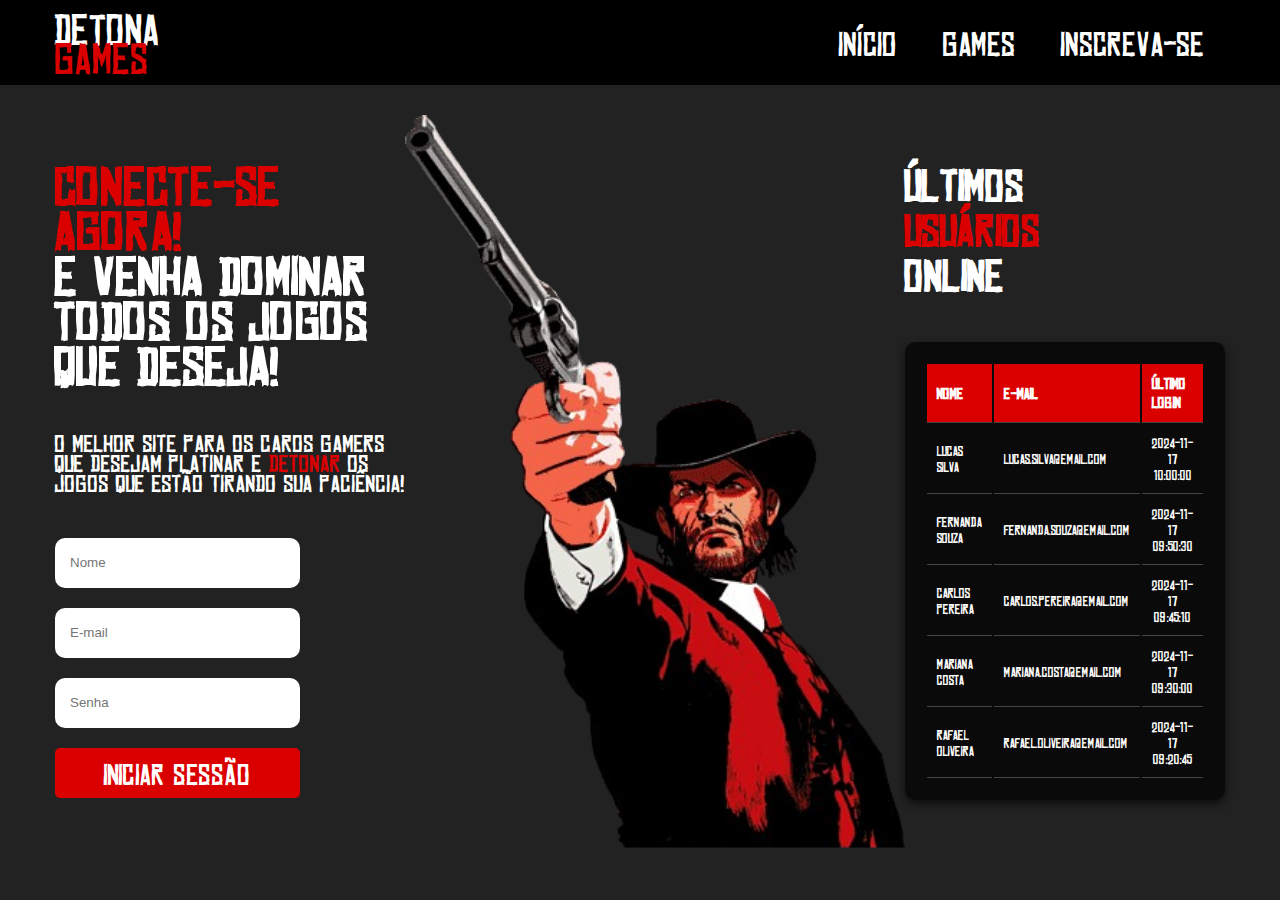
<file: index.html>
<!DOCTYPE html>
<html lang="pt-br">
<head>
    <!-- Aluno: Guilherme Caleffi Pellens Pereira | RGM: 38400227 -->
    <meta charset="UTF-8">
    <meta name="viewport" content="width=device-width, initial-scale=1.0">
    <title>Detona Games - O melhor site para suas platinas!</title>
    <link rel="stylesheet" href="./Assets/css/style.css">
</head>
<body>
    <header>
        <div class="header-container">
            <h1>Detona</h1>
            <h1><span>Games</span></h1>
        </div>
        <ul>
            <a href="#"><li>Início</li></a>
            <a href="./games.html"><li>Games</li></a>
            <a href="./cadastro.html"><li>Inscreva-se</li></a>
        </ul>
    </header>
    
    <main>
        <aside>
            <h2><span>Conecte-se agora!</span><br>E venha dominar todos os jogos que deseja!</h2>
            <p>
                O melhor site para os caros gamers que desejam platinar e <span>DETONAR</span> os jogos que estão tirando sua paciência!
            </p>
            <form>
                <input type="text" id="loginNome" placeholder="Nome" required>
                <input type="email" id="loginEmail" placeholder="E-mail" required>
                <input type="password" id="loginSenha" placeholder="Senha" required>
                <input type="button" class="btn" value="Iniciar Sessão" onclick="validarLogin()">
            </form>
            <p id="loginErro" style="color: red; display: none;">Nome, e-mail ou senha incorretos. Por favor, verifique seus dados.</p>
        </aside>

        <div>
            <img src="./Assets/imagens/john.png" alt="John-Marston">
        </div>

        <section>
            <h3>Últimos <span>Usuários</span> Online</h3>
            <table id="usuariosOnline">
                <thead>
                    <tr>
                        <th>Nome</th>
                        <th>E-mail</th>
                        <th>Último Login</th>
                    </tr>
                </thead>
                <tbody>
                  
                </tbody>
            </table>
        </section>

    </main>

    <script src="./Assets/javascript/script.js"></script>
</body>
</html>
</file>
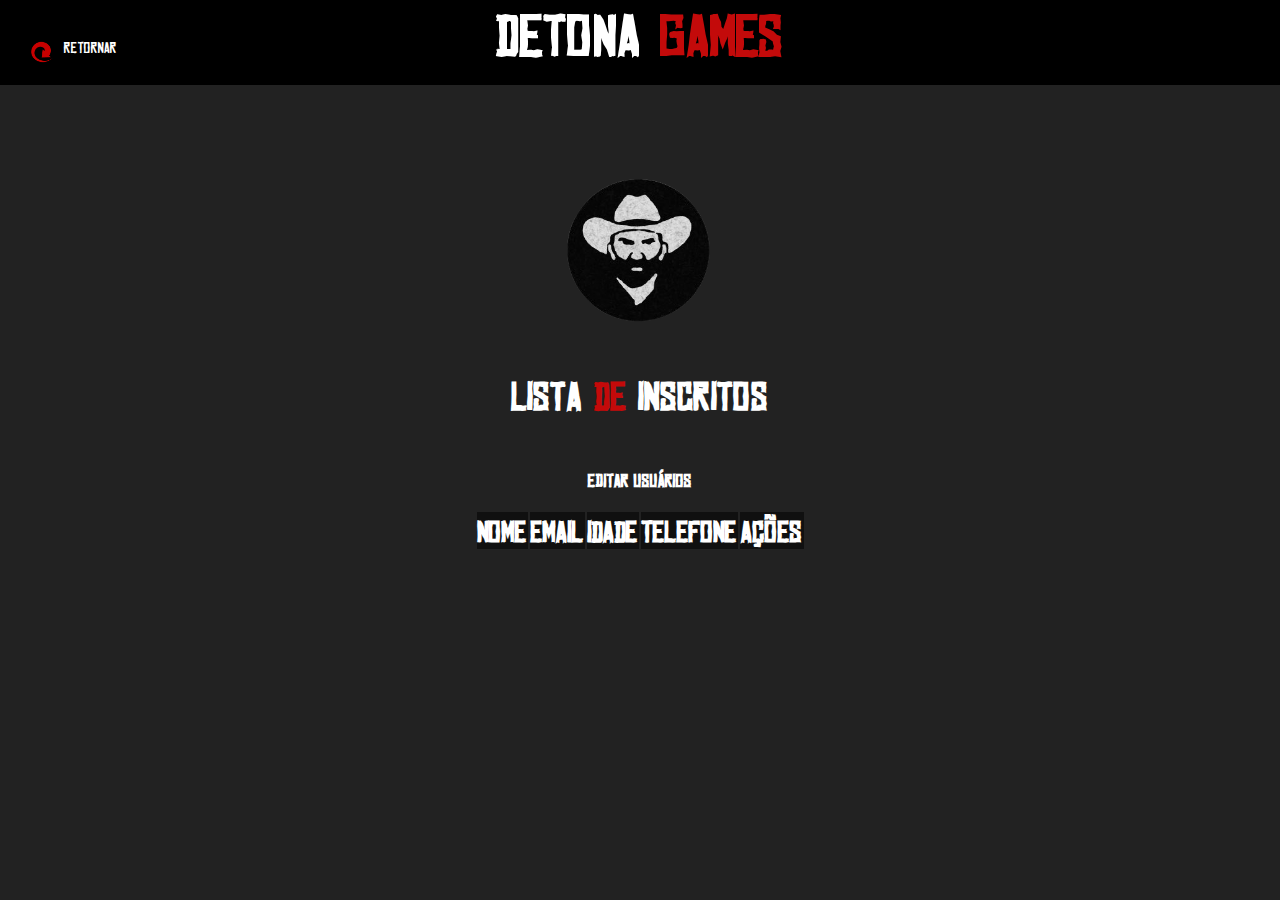
<file: admin.html>
<!DOCTYPE html>
<html lang="pt-br">
<head>
    <meta charset="UTF-8">
    <meta name="viewport" content="width=device-width, initial-scale=1.0">
    <title>Detona Games - Admin</title>
    <link rel="stylesheet" href="./Assets/css/admin.css">
    <script src="./Assets/javascript/admin.js" defer></script>
</head>
<body>
    <header>
        <div class="header-container">
            <h1>Detona <span>Games</span></h1>
        </div>
        <div id="back-button-container">
            <button id="back-button">
                <img src="./Assets/imagens/icone.png" alt="Voltar" />
                Retornar
            </button>
        </div>
    </header>
    
    <main>
        <div><img src="./Assets/imagens/highhonor.png" alt="High-Honor"></div>
        <aside>
            <h2>Lista <span>de</span> Inscritos</h2>
        </aside>

        <h3>Editar</span> Usuários</h3>
        
        <table id="usuariosTable">
            <thead>
                <tr>
                    <th>Nome</th>
                    <th>Email</th>
                    <th>Idade</th>
                    <th>Telefone</th>
                    <th>Ações</th>
                </tr>
            </thead>
            <tbody id="listaInscritos">
                
            </tbody>
        </table>

        <div id="editFormContainer" style="display:none;">
            <h3>Editar Inscrito</h3>
            <form id="editForm">
                <input type="text" id="editNome" placeholder="Nome" required>
                <input type="email" id="editEmail" placeholder="E-mail" required>
                <input type="number" id="editIdade" placeholder="Idade" required>
                <input type="text" id="editTelefone" placeholder="Telefone" required>
                
                <div style="display: flex; align-items: center;">
                    <input type="password" id="editSenha" placeholder="Senha" required>
                    <button type="button" id="toggleSenha" style="margin-left: 8px;">Mostrar</button>
                </div>
                
                <input type="submit" value="Salvar Alterações">
            </form>
        </div>
    </main>
</body>
</html>
</file>
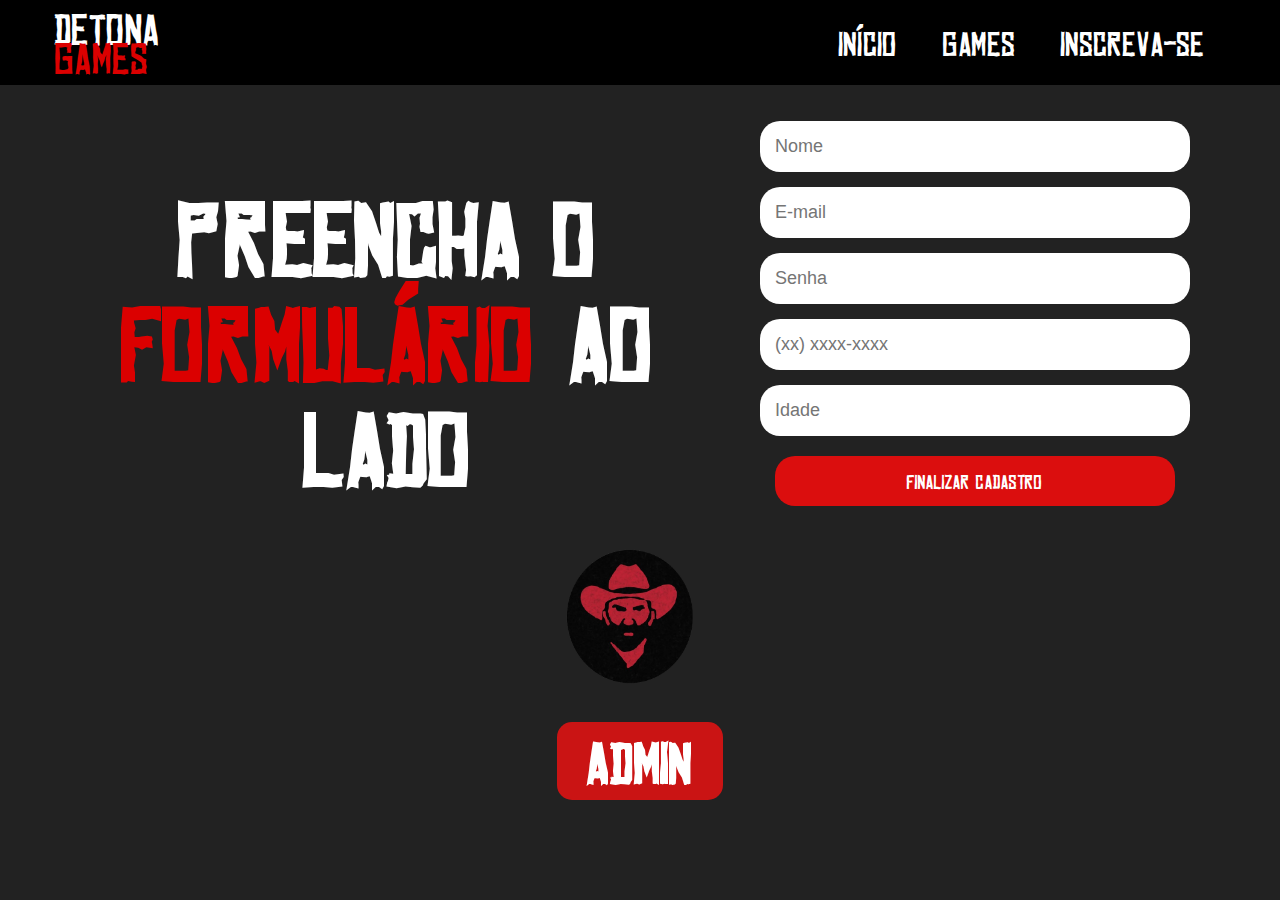
<file: cadastro.html>
<!DOCTYPE html>
<html lang="pt-br">
<head>
    <meta charset="UTF-8">
    <meta name="viewport" content="width=device-width, initial-scale=1.0">
    <title>Detona Games - Cadastro</title>
    <link rel="stylesheet" href="./Assets/css/cadstyle.css">
</head>
<body>
    <header>
        <div class="header-container">
            <h1>Detona</h1>
            <h1><span>Games</span></h1>
        </div>
        <ul>
            <a href="./index.html"><li>Início</li></a>
            <a href="./games.html"><li>Games</li></a>
            <a href="#"><li>Inscreva-se</li></a>
        </ul>
    </header>

    <main>
        <aside>
            <h2>Preencha o <span>formulário </span>ao lado<br></h2>
            <form id="cadastroForm">
                <input type="text" id="nome" placeholder="Nome" required>
                <input type="email" id="email" placeholder="E-mail" required>
                <input type="password" id="senha" placeholder="Senha" required>
                <input type="text" id="telefone" placeholder="(xx) xxxx-xxxx" required>
                <input type="number" id="idade" placeholder="Idade" required>
                <input type="submit" value="Finalizar cadastro">
            </form>

            <div id="errorMessageCadastro" class="error-message"></div>
            <div id="successMessageCadastro" class="success-message"></div>

        </aside>

        <article>
            <img src="./Assets/imagens/honor.png" alt="Honor">
        </article>

        <button id="adminBtn">ADMIN</button>

        <div id="adminForm" class="hidden">
            <h3>Autentique-se</h3>
            <form id="adminLoginForm">
                <input type="text" id="adminUsername" placeholder="Usuário" required>
                <input type="password" id="adminPassword" placeholder="Senha" required>
                <input type="submit" value="Entrar">
            </form>
            <div id="errorMessageAdmin" class="error-message"></div>            
        </div>
    </main>

    <script src="./Assets/javascript/cadastroscript.js"></script>
</body>
</html>
</file>
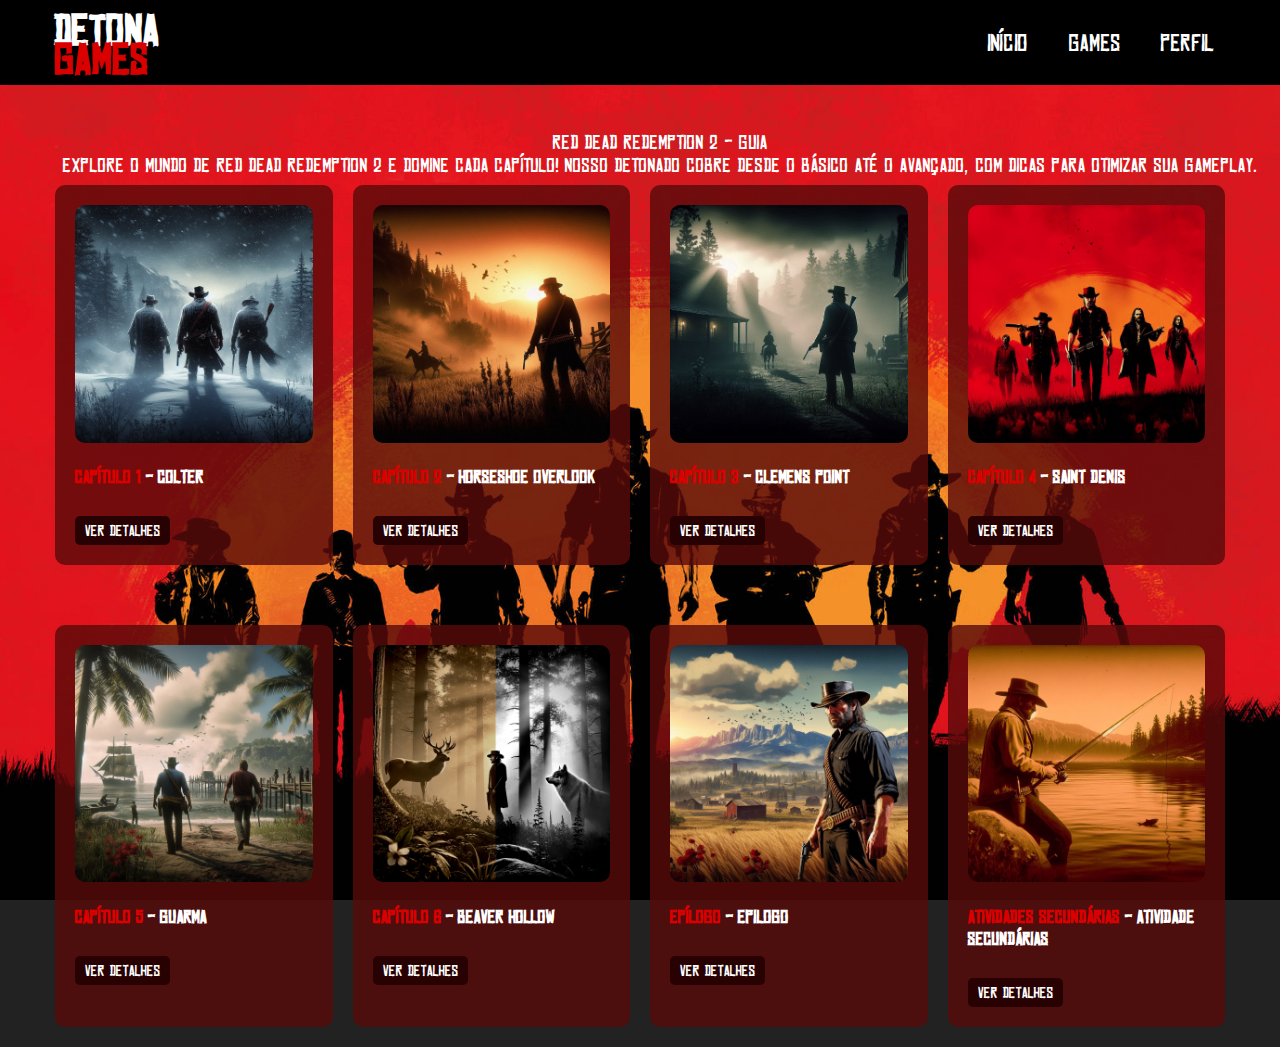
<file: games.html>
<!DOCTYPE html>
<html lang="pt-br">
<head>
    <meta charset="UTF-8">
    <meta name="viewport" content="width=device-width, initial-scale=1.0">
    <link rel="stylesheet" href="./Assets/css/games.css">
    <title>Detona Games - Red Dead Redemption 2</title>
</head>
<body>
    <header>
        <div class="header-container">
            <h1>Detona</h1>
            <h1><span>Games</span></h1>
        </div>
    
        <nav>
            <ul class="menu">
                <li><a href="./index.html">Início</a></li>
                <li><a href="#">Games</a></li>
                <li><a href="./perfil.html">Perfil</a></li>
            </ul>
        </nav>
    </header>
    
    <main>
        <aside>
            <p>Red Dead Redemption 2 - Guia<br>Explore o mundo de Red Dead Redemption 2 e domine cada capítulo! Nosso detonado cobre desde o básico até o avançado, com dicas para otimizar sua gameplay.</p>
        </aside>

        <section class="chapters-container">

            <article class="chapter-box" aria-expanded="false">
                <img src="./Assets/imagens/capituloi.png" alt="Capítulo 1 - Colter">
                <h3><span>Capítulo 1</span> - Colter</h3>
                <button class="expand-btn" aria-controls="cap1-content">Ver Detalhes</button>
                <div id="cap1-content" class="chapter-content">
                    <p>Aprenda os controles básicos enquanto a gangue enfrenta uma nevasca.</p>
                    <p><span>Missões principais</span></p>
                    <p>● Fugindo de uma nevasca<br><br>● Resgatando John Marston<br><br>● Primeiras lutas e saques</p>
                    <span>Dicas</span></p>
                    <p>● Pratique o Dead Eye.</p>
                    <label>
                        <input type="checkbox" class="chapter-checkbox" data-chapter="cap1">
                        Concluir Capítulo 1
                    </label>
                </div>
            </article>

            <article class="chapter-box" aria-expanded="false">
                <img src="./Assets/imagens/capituloii.png" alt="Capítulo 2 - Horseshoe Overlook">
                <h3><span>Capítulo 2</span> - Horseshoe Overlook</h3>
                <button class="expand-btn" aria-controls="cap2-content">Ver Detalhes</button>
                <div id="cap2-content" class="chapter-content">
                    <p>Explore o mundo aberto, aumente o vínculo com o cavalo e compre mantimentos essenciais para as próximas missões.</p>
                    <p><span>Missões principais</span></p>
                    <p>● Treinando caça e pesca com Hosea<br><br>● Recuperação de dívida para Strauss<br><br>● Assaltos a trens e bancos</p>
                    <p><span>Dicas</span></p>
                    <p>● Aumente o vínculo com o cavalo para melhorar o controle.<br><br>● Complete as missões de caça para aprender sobre o sistema de animais e receitas.</p>
                    <label>
                        <input type="checkbox" class="chapter-checkbox" data-chapter="cap2">
                        Concluir Capítulo 2
                    </label>
                </div>
            </article>
            
            <article class="chapter-box" aria-expanded="false">
                <img src="./Assets/imagens/capituloiii.png" alt="Capítulo 3 - Clemens Point">
                <h3><span>Capítulo 3</span> - Clemens Point</h3>
                <button class="expand-btn" aria-controls="cap3-content">Ver Detalhes</button>
                <div id="cap3-content" class="chapter-content">
                    <p>Enfrente conflitos de gangues e tome decisões que afetarão o desenrolar da história.</p>
                    <p><span>Missões principais</span></p>
                    <p>● Missões com a gangue de Braithwaite e Gray<br><br>● Sequestros e resgates<br><br>● Novas atividades de roubo e caça</p>
                    <p><span>Dicas</span></p>
                    <p>● Caçar animais lendários neste capítulo é uma boa ideia.<br><br>● Se prepare com mantimentos, já que algumas missões serão intensas.</p>
                    <label>
                        <input type="checkbox" class="chapter-checkbox" data-chapter="cap3">
                        Concluir Capítulo 3
                    </label>
                </div>
            </article>

            <article class="chapter-box" aria-expanded="false">
                <img src="./Assets/imagens/capituloiv.png" alt="Capítulo 4 - Saint Denis">
                <h3><span>Capítulo 4</span> - Saint Denis</h3>
                <button class="expand-btn" aria-controls="cap4-content">Ver Detalhes</button>
                <div id="cap4-content" class="chapter-content">
                    <p>Prepare-se para grandes assaltos e explore a cidade de Saint Denis, cheia de oportunidades e desafios morais.</p>
                    <p><span>Missões principais</span></p>
                    <p>● Planejamento de roubos de bancos<br><br>● Eventos com a gangue Lemoyne<br><br>● Missões em Saint Denis</p>
                    <p><span>Dicas</span></p>
                    <p>● Esteja atento à polícia e suas rotas.</p>
                    <label>
                        <input type="checkbox" class="chapter-checkbox" data-chapter="cap4">
                        Concluir Capítulo 4
                    </label>
                </div>
            </article>

            <article class="chapter-box" aria-expanded="false">
                <img src="./Assets/imagens/capitulov.png" alt="Capítulo 5 - Guarma">
                <h3><span>Capítulo 5</span> - Guarma</h3>
                <button class="expand-btn" aria-controls="cap5-content">Ver Detalhes</button>
                <div id="cap5-content" class="chapter-content">
                    <p>Este capítulo leva você a uma ilha tropical, onde a gangue precisa se ajustar à nova realidade, enfrentando novos inimigos.</p>
                    <p><span>Missões principais</span></p>
                    <p>● Sobrevivência em Guarma<br><br>● Assaltos a fazendas e aldeias<br><br>● Confrontos com militares</p>
                    <p><span>Dicas</span></p>
                    <p>● Guarma é um ótimo lugar para aprender novas táticas de combate.</p>

                    <label>
                        <input type="checkbox" class="chapter-checkbox" data-chapter="cap5">
                        Concluir Capítulo 5
                    </label>
                </div>
            </article>

            <article class="chapter-box" aria-expanded="false">
                <img src="./Assets/imagens/capitulovi.png" alt="Capítulo 6 - Beaver Hollow">
                <h3><span>Capítulo 6</span> - Beaver Hollow</h3>
                <button class="expand-btn" aria-controls="cap6-content">Ver Detalhes</button>
                <div id="cap6-content" class="chapter-content">
                    <p>Após a fuga, você se estabelecerá em Beecher's Hope, lidando com a construção de uma nova vida, mas a gangue ainda precisa resolver pendências.</p>
                    <p><span>Missões principais</span></p>
                    <p>● Reunião com os velhos amigos<br><br>● Assalto a banco em Saint Denis<br><br>● Conflito com a máfia de Saint Denis</p>
                    <p><span>Dicas</span></p>
                    <p>● Fique atento aos detalhes da cidade de Saint Denis, pois é um excelente lugar para caçar recompensas.<br><br>● Faça uso das armas de longo alcance em confrontos intensos.</p>
                    <label>
                        <input type="checkbox" class="chapter-checkbox" data-chapter="cap6">
                        Concluir Capítulo 6
                    </label>
                </div>
            </article>

            <article class="chapter-box" aria-expanded="false">
                <img src="./Assets/imagens/epilogo.png" alt="Epilogo">
                <h3><span>Epílogo</span> - Epilogo</h3>
                <button class="expand-btn" aria-controls="epi-content">Ver Detalhes</button>
                <div id="epi-content" class="chapter-content">
                    <p>Com o fim da história principal, o Epílogo traz a conclusão da trajetória de Arthur Morgan e a chance de explorar os últimos momentos da gangue e da vida de John Marston.</p>
                    <p><span>Missões principais</span></p>
                    <p>● Vida após a gangue<br><br>● Construção da fazenda<br><br>● Enfrentando o legado da gangue</p>
                    <p><span>Dicas</span></p>
                    <p>● Explore o mundo aberto, pois muitas áreas se desbloqueiam após o Epílogo.<br><br>● As missões de John Marston expandem a história de "Red Dead Redemption 1".</p>
                    <label>
                        <input type="checkbox" class="chapter-checkbox" data-chapter="epi">
                        Concluir Epílogo
                    </label>
                </div>
            </article>

            <article class="chapter-box" aria-expanded="false">
                <img src="./Assets/imagens/secundarias.png" alt="AtividadeSecundarias">
                <h3><span>Atividades Secundárias</span> - Atividade Secundárias</h3>
                <button class="expand-btn" aria-controls="sec-content">Ver Detalhes</button>
                <div id="sec-content" class="chapter-content">
                    <p>Red Dead Redemption 2 oferece diversas atividades que não fazem parte da história principal, mas são essenciais para quem quer realmente se aprofundar no mundo do jogo.</p>
                    <p><span>Dicas</span></p>
                    <p>● Caça e pesca<br><br>● Desafios e troféus<br><br>● Caçador de recompensas<br><br>● Jogos de azar (pôquer, dominó, etc.)</p>
                    <label>
                        <input type="checkbox" class="chapter-checkbox" data-chapter="sec">
                        Concluir Atividades Secundárias
                    </label>
                </div>
            </article>
    </main>

    <script src="./Assets/javascript/games.js"></script>
</body>
</html>
</file>
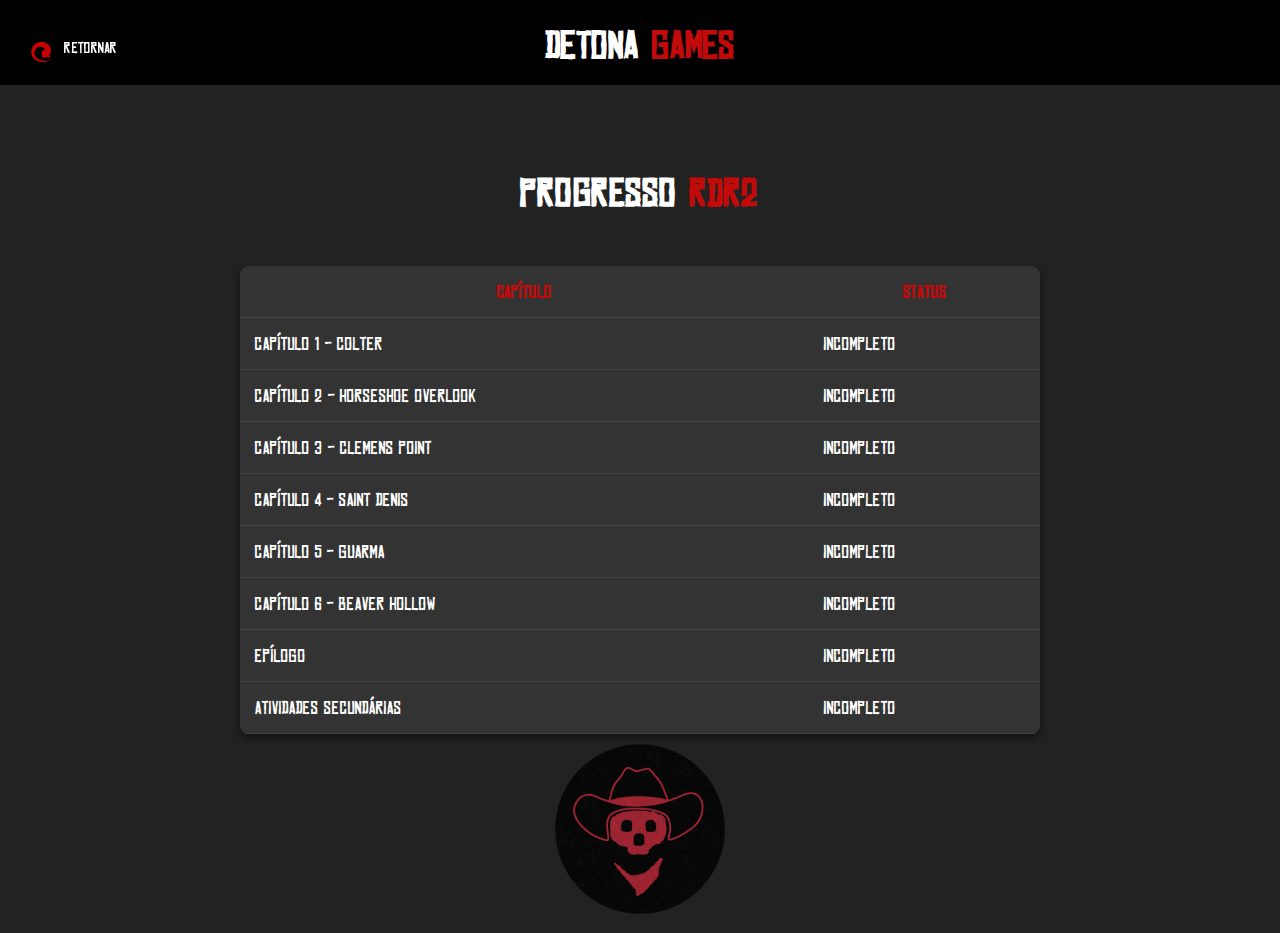
<file: perfil.html>
<!DOCTYPE html>
<html lang="pt-br">
<head>
    <meta charset="UTF-8">
    <meta name="viewport" content="width=device-width, initial-scale=1.0">
    <title>Detona Games - Perfil</title>
    <link rel="stylesheet" href="./Assets/css/perfil.css">
</head>
<body>
    <header>
        <div class="header-container">
            <h1>Detona <span>Games</span></h1>
        </div>
        <div id="back-button-container">
            <button id="back-button">
                <img src="./Assets/imagens/icone.png" alt="Voltar" />
                Retornar
            </button>
        </div>
    </header>
    <main>
        <h2>Progresso <span>RDR2</span></h2>
        <table id="progress-table">
            <thead>
                <tr>
                    <th><span>Capítulo</span></th>
                    <th><span>Status</span></th>
                </tr>
            </thead>
            <tbody id="table-body">
                
            </tbody>
        </table>
    
    <aside><img src="./Assets/imagens/icon2.png" alt="Icon-Skull"></aside>
    </main>

    <script src="./Assets/javascript/perfil.js"></script>
</body>
</html>
</file>
<file: Assets/css/style.css>
@font-face {
    font-family: 'marston';
    font-weight: 300;
    src: url(./fontes/Marston.otf);
}

@font-face {
    font-family: 'marstongrossa';
    src: url(./fontes/Marston\ Bold.otf);
}

html, body {
    margin: 0;
    padding: 0;
    width: 100%;
    height: 100%;
    box-sizing: border-box;
}

body {
    background-color: rgb(34, 34, 34);
    color: white;
    font-family: 'marston';
    max-width: 1200px;
    margin: 0 auto;
    padding: 15px;
}

header {
    display: flex;
    flex-direction: row;
    justify-content: space-between;
    align-items: center;
    background-color: black;
    width: 100%;
    box-sizing: border-box;
    top: 0;
    left: 0;
    position: fixed;
    height: 85px;
    padding: 0 55px;
}

.header-container {
    flex-direction: column;
    line-height: 0px;
    font-size: 22px;
}

li {
    display: inline-block;
    margin: 20px;
}

a {
    color: white;
    font-size: 34px;
}

a:hover {
    color: rgb(219, 0, 0);
    transition: 0.3s all;
}

h1 {
    font-weight: 200;
}

main {
    display: flex;
    flex-direction: row;
    margin-top: 100px;
}

h2 {
    font-size: 56px;
    line-height: 45px;
    font-family: marstongrossa;
}

h3 {
    font-size: 46px;
    line-height: 45px;
    font-family: marstongrossa;
    padding-right: 180px;

}

span {
    color: rgb(219, 0, 0);
}

p {
    line-height: 20px;
    max-width: 500px;
    font-size: 25px;
}

img {
    width: 500px;
}

form {
    display: flex;
    flex-direction: column;
    width: 70%;
    font-family: "marston";
}

form [type="submit"] {
    height: 50px;
    width: 50%;
    background-color: rgb(219, 14, 14);
    color: white;
    font-family: "marston";
    font-size: 20px;
}

input {
    margin-top: 20px;
    height: 20px;
    padding: 15px;
    border-radius: 10px;
    border: none;
}

.btn {
    padding: 25px 25px;
    line-height: 2px;
    font-size: 16px;
    font-family: 'marston';
    font-size: 30px;
    color: white;
    background-color: rgb(219, 0, 0);
    border: none;
    border-radius: 5px;
    cursor: pointer;
    text-align: center;
    transition: background-color 0.3s;
}

.btn:hover {
    background-color: #3e0404;
}

#usuariosOnline {
    width: 100%;
    background-color: rgba(0, 0, 0, 0.7);
    border-radius: 10px; 
    padding: 20px;
    box-shadow: 0 4px 10px rgba(0, 0, 0, 0.6);
    z-index: 1000;
    margin-top: 20px; 
}

#usuariosOnline table {
    width: 100%;
    border-collapse: collapse;
    color: white;
}

#usuariosOnline th, #usuariosOnline td {
    padding: 10px;
    text-align: left;
    border-bottom: 1px solid #444;
}

#usuariosOnline th {
    background-color: rgb(219, 0, 0);
    font-weight: bold;
}

#usuariosOnline tr:hover {
    background-color: rgba(219, 0, 0, 0.3);
}

#usuariosOnline td {
    font-size: 14px;
}

#usuariosOnline td:last-child {
    text-align: center;
}
</file>
<file: Assets/css/admin.css>
@font-face {
    font-family: 'marston';
    font-weight: 300;
    src: url(./fontes/Marston.otf);
}

@font-face {
    font-family: 'marstongrossa';
    src: url(./fontes/Marston\ Bold.otf);
}

body {
    background-color: rgb(34, 34, 34);
    color: white;
    font-family: 'marston';
    max-width: 1200px;
    margin: 0 auto;
    padding: 15px;
    display: flex;
    flex-direction: column;
    align-items: center;
}

tr {
    background-color: rgb(16, 16, 16);
    color: white;
    font-size: 30px;
    font-family: 'marston';
    max-width: 1200px;
    margin: 0 auto;
    padding: 15px;
    align-items: center;
}

header {
    display: flex;
    justify-content: center;
    align-items: center;
    padding: 50px;
    width: 100%;
}

.header-container {
    display: flex;
    justify-content: center;
    align-items: center;
    width: 100%;
    margin-bottom: 20px;
}

h1 {
    font-weight: 5000;
    color: white;
    font-size: 60px;
    font-family: 'marstongrossa';
    text-align: center;
}

.header-container h1 span {
    color: rgb(195, 10, 10);
}

main {
    display: flex;
    flex-direction: column;
    align-items: center;
    width: 100%;
}

header {
    display: flex;
    justify-content: center;
    align-items: center;
    background-color: black;
    position: fixed;
    top: 0;
    left: 0;
    width: 100%;
    height: 85px;
    padding: 0 55px;
    z-index: 1000;
    box-sizing: border-box;
}

#back-button-container {
    text-align: center;
    margin-top: 20px;
}

#back-button {
    background-color: #ff3d07;
    color: white;
    border-radius: 5px;
    border: none;
    padding: 10px 20px;
    font-family: 'marston';
    font-size: 16px;
    cursor: pointer;
    display: inline-flex;
    align-items: center;
    justify-content: center;
    transition: background-color 0.3s ease;
    position: absolute;
    top: 20px;
    left: 20px;
}

#back-button img {
    width: 20px;
    height: 20px;
    margin-right: 10px;
}

#back-button:hover {
    background-color: #d52d05;
    transition: 0.3s all;
}

main {
    margin-top: 140px;
}

h2 {
    font-size: 40px;
    color: #ffffff;
}

img {
    padding-top: 10px;
    width: 170px;
    height: 170px;
}

footer {
    padding: 20px;
    text-align: center;
    color: #aaa;
    font-size: 18px;
    margin-top: 30px;
    border-top: 1px solid #444;
}

span {
    color: rgb(195, 10, 10);
    font-weight: bold;
}

button {
    padding: 10px 20px;
    background-color: #ff3d07;
    color: white;
    font-family: 'marston';
    font-size: 18px;
    border: none;
    border-radius: 5px;
    cursor: pointer;
    transition: background-color 0.3s;
}

button:hover {
    background-color: #d52d05;
}

#back-button {
    background-color: transparent;
    border: none;
    cursor: pointer;
    display: flex;
    align-items: center;
    padding: 10px;
    position: fixed;
    top: 20px;
    left: 20px;
}

#back-button img {
    width: 24px;
    height: 24px;
}

#back-button:hover {
    transform: scale(1.1);
    transition: transform 0.2s ease-in-out;
}

#back-button:active {
    transform: scale(0.9);
}
</file>
<file: Assets/css/cadstyle.css>
@font-face {
    font-family: 'marston';
    font-weight: 300;
    src: url(./fontes/Marston.otf);
}

@font-face {
    font-family: 'marstongrossa';
    src: url(./fontes/Marston\ Bold.otf);
}

html, body {
    margin: 0;
    padding: 0;
    width: 100%;
    height: 100%;
    box-sizing: border-box;
}

body {
    background-color: rgb(34, 34, 34);
    color: white;
    font-family: 'marston';
    max-width: 1200px;
    margin: 0 auto;
    padding: 15px;
}

header {
    display: flex;
    flex-direction: row;
    justify-content: space-between;
    align-items: center;
    background-color: black;
    width: 100%;
    box-sizing: border-box;
    top: 0;
    left: 0;
    position: fixed;
    height: 85px;
    padding: 0 55px;
}


.header-container {
    flex-direction: column;
    line-height: 0px;
    font-size: 22px;
}

li {
    display: inline-block;
    margin: 20px;
}

a {
    color: white;
    font-size: 34px;
}

a:hover {
    color: rgb(219, 0, 0);
    transition: 0.3s all;
}

h1 {
    font-weight: 200;
}

main {
    display: flex;
    flex-direction: column;
    align-items: center;
    margin-top: 80px;

}


aside {
    display: flex;
    flex-direction: row;
    align-items: center;
    justify-content: center;
}

img {
    width: 150px;
    height: 160px;
    padding: 20px;
    margin-right: 20px;
}

h2 {
    font-size: 106px;
    line-height: 105px;
    font-family: marstongrossa;
    text-align: center;
    margin-bottom: 20px;
}

span {
    color: rgb(219, 0, 0);
}

p {
    line-height: 20px;
    font-size: 25px;
    text-align: center;
    max-width: 500px;
    margin-bottom: 20px;
}

form {
    display: flex;
    flex-direction: column;
    align-items: center;
    width: 100%;
    max-width: 500px;
    font-family: "marston";
}

form input[type="text"],
form input[type="email"],
form input[type="number"],
form input[type="password"] {
    margin-top: 15px;
    padding: 15px;
    border-radius: 20px;
    border: none;
    font-size: 18px;
    width: 100%;
    max-width: 400px;
}

form [type="submit"] {
    margin-top: 20px;
    height: 50px;
    background-color: rgb(219, 14, 14);
    color: white;
    font-family: marston;
    font-size: 20px;
    border: none;
    border-radius: 20px;
    cursor: pointer;
    transition: 0.3s all;
    width: 100%;
    max-width: 400px;
}

form [type="submit"]:hover {
    background-color: rgb(180, 0, 0);
}

#adminBtn {
    background-color: rgb(202, 20, 20);
    font-family: 'marstongrossa';
    border-radius: 15px;
    color: white;
    padding: 5px 30px;
    border: none;
    cursor: pointer;
    font-size: 60px;
    transition: background-color 0.3s ease;
}

#adminBtn:hover {
    background-color: rgb(131, 9, 9);
    color: white;
}

#adminForm {
    font-family: 'marstongrossa';
    margin-top: 20px;
    padding: 20px;
    border: 1px solid #d0202050;
    background-color: #e30b0b;
    border-radius: 15px;
}

#adminForm input {
    font-family: 'marston';
    margin-bottom: 10px;
    padding: 10px;
    width: 100%;
    border: 1px solid #ccc;
    border-radius: 4px;
}

#adminForm input[type="submit"] {
    font-family: 'marston';
    background-color: rgb(57, 25, 25);
    color: white;
    border: none;
    cursor: pointer;
}

#adminForm input[type="submit"]:hover {
    font-family: 'marston';
    background-color: rgb(29, 18, 18);
    transition: background-color 0.3s ease;
}

.hidden {
    display: none;
}

.error-message {
    color: rgb(219, 34, 34);
    font-size: 26px;
    margin-top: 10px;
    text-align: center;
    display: none;
}

.success-message {
    color: rgb(255, 255, 255);
    font-size: 26px;
    margin-top: 10px;
    text-align: center;
    display: none;
}
</file>
<file: Assets/css/games.css>
@font-face {
    font-family: 'marston';
    font-weight: 300;
    src: url(./fontes/Marston.otf);
}

@font-face {
    font-family: 'marstongrossa';
    src: url(./fontes/Marston\ Bold.otf);
}

html, body {
    margin: 0;
    padding: 0;
    width: 100%;
    height: 100%;
    box-sizing: border-box;
}

body {
    background-color: rgb(34, 34, 34);
    color: white;
    font-family: 'marston';
    max-width: 1200px;
    margin: 0 auto;
    padding: 15px;
    background-image: url('./redwallpaper.jpg');
    background-size: cover;
    background-position: center;
    background-attachment: fixed;
}

header {
    display: flex;
    justify-content: space-between;
    align-items: center;
    background-color: black;
    width: 100%;
    box-sizing: border-box;
    top: 0;
    left: 0;
    position: fixed;
    height: 85px;
    padding: 0 55px;
    z-index: 1000;
}

.header-container {
    flex-direction: column;
    line-height: 0px;
    font-size: 22px;
}

ul {
    display: flex;
    gap: 20px;
    list-style-type: none;
    margin: 0;
    padding: 0;
}

ul li {
    font-size: 24px;
    color: antiquewhite;
    position: relative;
}

a {
    color: white;
    font-size: 24px;
    text-decoration: none;
    margin: 0 10px;
    transition: color 0.3s;
}

a:hover {
    color: rgb(219, 0, 0);
}

button {
    background-color: #280202;
    color: white;
    border: none;
    border-radius: 5px;
    padding: 5px 10px;
    cursor: pointer;
    font-size: 16px;
    margin-top: 10px;
    font-family: "marston";
}

span {
    color: rgb(219, 0, 0);
    
}

p {
    font-size: 20px;
    
}

aside {
    position: absolute;
    top: 90px;
    left: 0;
    width: 100%;
    padding: 20px;
    font-size: 36px;
    border-radius: 10px;
    color: white;
    text-align: center;
}

main {
    padding-top: 150px;
}

.chapter-content span {
    font-size: 1.5em; 
    font-weight: bold; 
    color: #FF4500; 
    margin-bottom: 10px; 
    display: inline-block; 
}

.chapters-container {
    display: grid;
    gap: 20px;
    grid-template-columns: repeat(auto-fill, minmax(250px, 1fr));
}

.chapter-box {
    background-color: rgba(88, 10, 10, 0.803);
    margin: 20px 0;
    padding: 20px;
    border-radius: 10px;
    transition: transform 0.3s ease;
    box-sizing: border-box;
    position: relative;
}

.chapter-box:hover {
    transform: scale(1.05);
}

.chapter-box img {
    width: 100%;
    border-radius: 10px;
}

.chapter-content {
    display: none;
    margin-top: 15px;
}

.chapter-box ul {
    padding-left: 20px;
    margin-top: 10px;
}

.chapter-box li {
    font-size: 18px;
    margin-bottom: 5px;
    display: grid;
    align-items: center;
    transition: transform 0.3s ease;
}

.chapter-box li:hover {
    transform: scale(1.05);
}

.chapter-box input[type="checkbox"] {
    margin-right: 10px;
    transform: scale(1.2);
}

.chapter-box input[type="checkbox"]:hover {
    transform: scale(1.3);
}

@media (max-width: 1200px) {
    .chapter-box {
        width: 48%;
    }
}

@media (max-width: 768px) {
    .chapter-box {
        width: 100%;
    }
}
</file>
<file: Assets/css/perfil.css>
@font-face {
    font-family: 'marston';
    font-weight: 300;
    src: url(./fontes/Marston.otf);
}

@font-face {
    font-family: 'marstongrossa';
    src: url(./fontes/Marston\ Bold.otf);
}

body {
    background-color: rgb(34, 34, 34); /* Fundo escuro para tema de jogo */
    color: white;
    font-family: 'marston'; /* Fonte personalizada */
    max-width: 1200px;
    margin: 0 auto;
    padding: 15px;
}

header {
    display: flex;
    justify-content: center;
    align-items: center;
    padding: 50px;
    width: 100%;
}

h1 {
    font-weight: 5000;
    color: white;
    font-size: 40px;
    font-family: 'marstongrossa';  /* Fonte personalizada */
    text-align: center;
}



nav a {
    color: white;
    font-size: 34px;
    text-decoration: none;
    margin: 0 10px;
}

nav a:hover {
    color: black;
    background-color: #e4e0d1;
    padding: 5px;
    border-radius: 4px;
    transition: 0.3s all;
}

main {
    display: flex;
    flex-direction: column;
    align-items: center;
    width: 100%;
}

header {
    display: flex;
    justify-content: center;
    align-items: center;
    background-color: black;
    position: fixed;
    top: 0;
    left: 0;
    width: 100%;
    height: 85px;
    padding: 0 55px;
    z-index: 1000;
    box-sizing: border-box;
}

.header-container h1 {
    color: white;
    font-family: 'marstongrossa';
    font-size: 40px;
    margin: 0;
}

#back-button-container {
    text-align: center;
    margin-top: 20px;
}

#back-button {
    background-color: #ff3d07;
    color: white;
    border-radius: 5px;
    border: none;
    padding: 10px 20px;
    font-family: 'marston';
    font-size: 16px;
    cursor: pointer;
    display: inline-flex;
    align-items: center;
    justify-content: center;
    transition: background-color 0.3s ease;
}

#back-button img {
    width: 20px;
    height: 20px;
    margin-right: 10px;
}

#back-button:hover {
    background-color: #d52d05;
    transition: 0.3s all;
}

main {
    margin-top: 120px;
}

h2 {
    font-size: 40px;
    color: #ffffff;

}

img {
    padding-top: 10px;
    width: 170px;
    height: 170px;

}

#progress-table {
    width: 100%;
    max-width: 800px;
    margin-top: 20px;
    border-collapse: collapse;
    background-color: #231919;
    border-radius: 8px;
    overflow: hidden;
    box-shadow: 0px 4px 8px rgba(0, 0, 0, 0.5);
}

#progress-table thead {
    background-color: #1a0000;
    color: #e4e0d1;
    font-size: 45px;
    font-family: 'marstongrossa';
}

#progress-table th,
#progress-table td {
    padding: 15px;
    text-align: left;
    font-size: 18px;
    border-bottom: 1px solid #444;
}

#progress-table th {
    text-align: center;
}

#progress-table tr {
    background-color: #333; 
}

span {
    color: rgb(195, 10, 10);
    font-weight: bold;
}

button {
    padding: 10px 20px;
    background-color: #ff3d07;
    color: white;
    font-family: 'marston';
    font-size: 18px;
    border: none;
    border-radius: 5px;
    cursor: pointer;
    transition: background-color 0.3s;
}

button:hover {
    background-color: #d52d05;
}

#back-button {
    background-color: transparent;
    border: none;
    cursor: pointer;
    display: flex;
    align-items: center;
    padding: 10px;
    position: fixed;
    top: 20px;
    left: 20px;
}

#back-button img {
    width: 24px;
    height: 24px;
}

#back-button:hover {
    transform: scale(1.1);
    transition: transform 0.2s ease-in-out;
}

#back-button:active {
    transform: scale(0.9);
}
</file>
